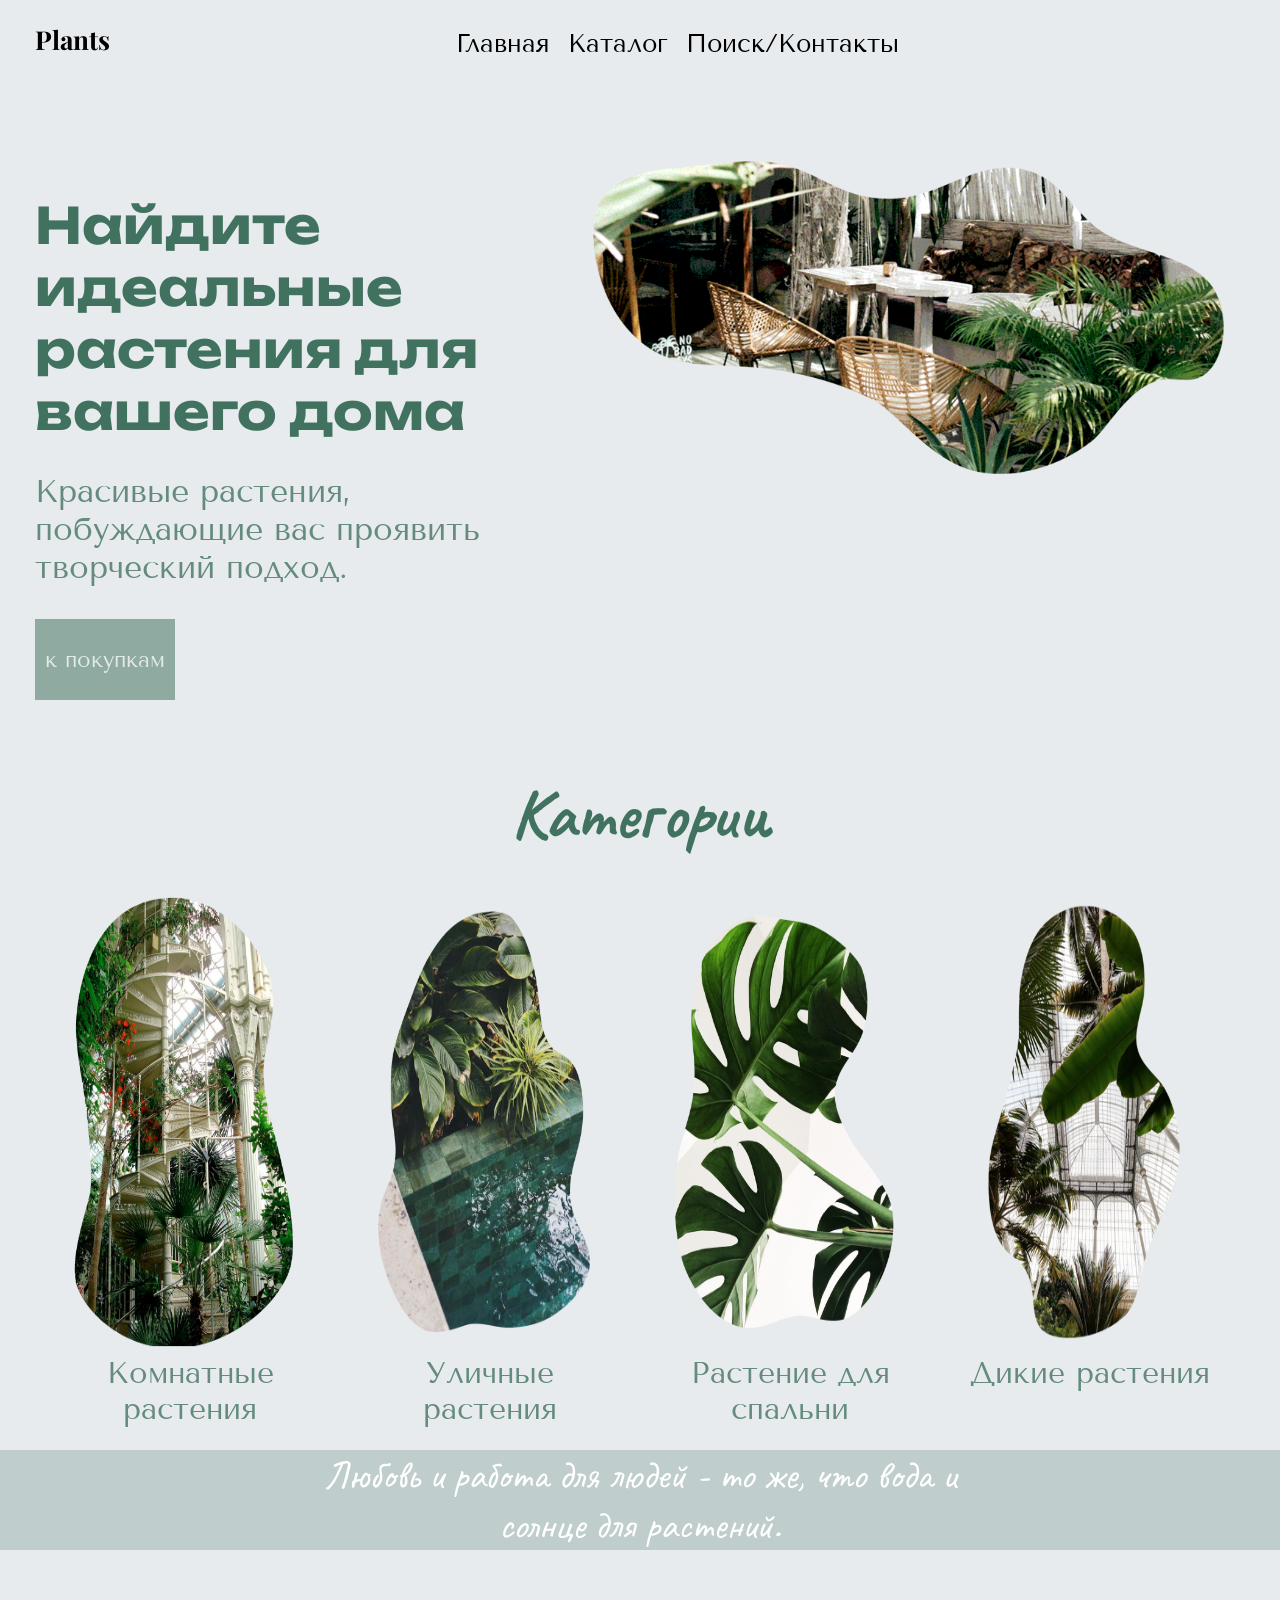
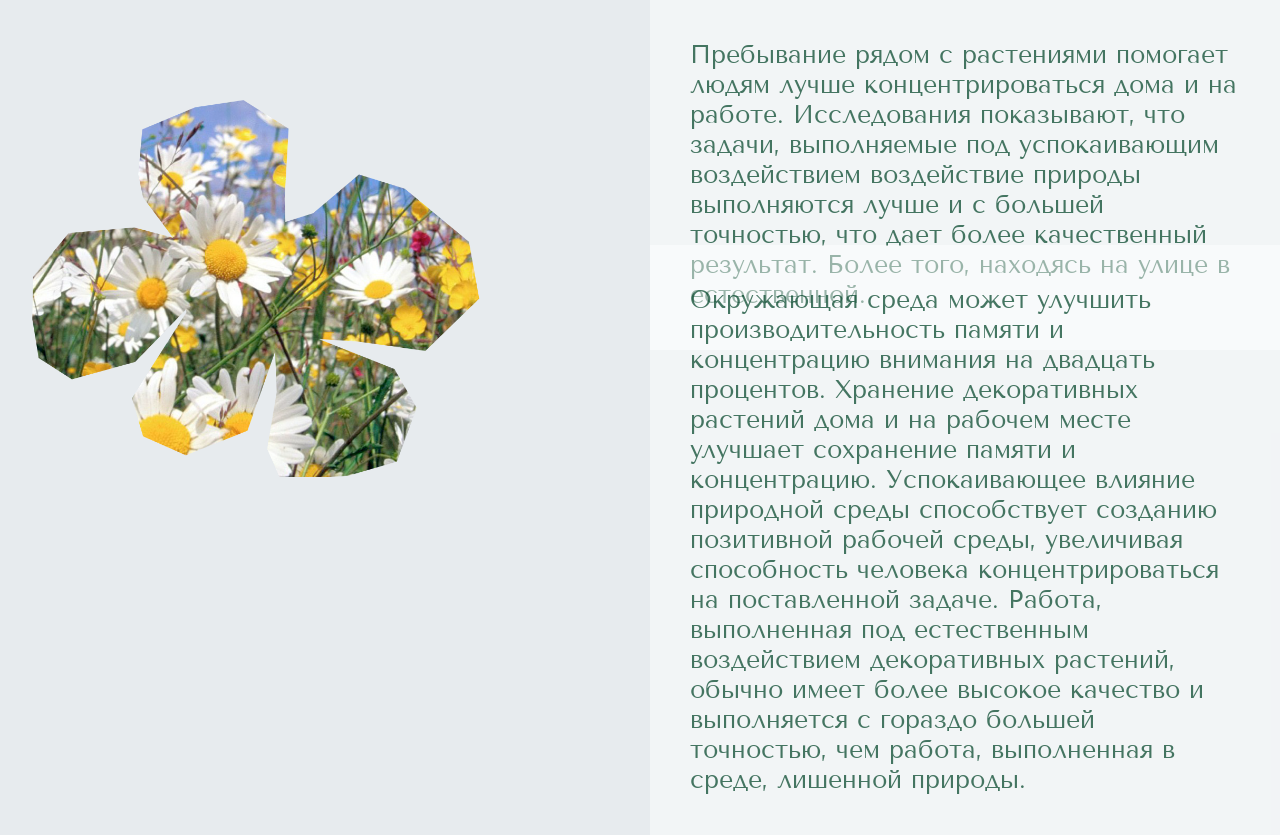
<file: index.html>
<!DOCTYPE html>
<html lang="en">
<head>
    <meta charset="UTF-8">
    <meta http-equiv="X-UA-Compatible" content="IE=edge">
    <meta name="viewport" content="width=device-width, initial-scale=1.0">

    <title>Plants</title>
    
    <link rel="preconnect" href="https://fonts.googleapis.com">
<link rel="preconnect" href="https://fonts.gstatic.com" crossorigin>
<link href="https://fonts.googleapis.com/css2?family=Playfair+Display&display=swap" rel="stylesheet">
<link rel="preconnect" href="https://fonts.googleapis.com">
<link rel="preconnect" href="https://fonts.gstatic.com" crossorigin>
<link rel="preconnect" href="https://fonts.googleapis.com">
<link rel="preconnect" href="https://fonts.gstatic.com" crossorigin>
<link href="https://fonts.googleapis.com/css2?family=Inter&family=Playfair+Display&display=swap" rel="stylesheet">
<link rel="stylesheet" href="stylse/glavnai.css">
<link rel="apple-touch-icon" sizes="180x180" href="files/favicon_io (1)/apple-touch-icon.png">
<link rel="icon" type="image/png" sizes="32x32" href="files/favicon_io (1)/favicon-32x32.png">
<link rel="icon" type="image/png" sizes="16x16" href="files/favicon_io (1)/favicon-16x16.png">
<link rel="manifest" href="files/favicon_io (1)/site.webmanifest">
<link rel="preconnect" href="https://fonts.googleapis.com">
<link rel="preconnect" href="https://fonts.gstatic.com" crossorigin>
<link href="https://fonts.googleapis.com/css2?family=Bodoni+Moda:ital,opsz,wght@0,6..96,400..900;1,6..96,400..900&family=Caveat:wght@400..700&family=Dancing+Script:wght@400..700&family=Inter:wght@100..900&family=Playfair+Display:ital,wght@0,400..900;1,400..900&family=Tenor+Sans&display=swap" rel="stylesheet">
<link rel="preconnect" href="https://fonts.googleapis.com">
<link rel="preconnect" href="https://fonts.gstatic.com" crossorigin>
<link href="https://fonts.googleapis.com/css2?family=Bodoni+Moda:ital,opsz,wght@0,6..96,400..900;1,6..96,400..900&family=Caveat:wght@400..700&family=Dancing+Script:wght@400..700&family=Inter:wght@100..900&family=Playfair+Display:ital,wght@0,400..900;1,400..900&family=Tenor+Sans&family=Unbounded:wght@200..900&display=swap" rel="stylesheet">
<link rel="preconnect" href="https://fonts.googleapis.com">
<link rel="preconnect" href="https://fonts.gstatic.com" crossorigin>
<link href="https://fonts.googleapis.com/css2?family=Bodoni+Moda:ital,opsz,wght@0,6..96,400..900;1,6..96,400..900&family=Caveat:wght@400..700&family=Dancing+Script:wght@400..700&family=Inter:wght@100..900&family=Playfair+Display:ital,wght@0,400..900;1,400..900&family=Tenor+Sans&family=Unbounded:wght@200..900&display=swap" rel="stylesheet">
<link href="https://fonts.googleapis.com/css2?family=Bodoni+Moda:ital,opsz,wght@0,6..96,400..900;1,6..96,400..900&family=Caveat:wght@400..700&family=Dancing+Script:wght@400..700&family=Inter:wght@100..900&family=Playfair+Display:ital,wght@0,400..900;1,400..900&family=Tenor+Sans&family=Unbounded:wght@200..900&display=swap" rel="stylesheet">

</head>
<body>
  <header>

    <div class="container">
      <a href="glavnai.html" class="navbar-brand">Plants</a>
      <div class="navbar-wrap">

        <ul class="navbar-menu">
          <li><a href="glavnai.html">Главная</a></li>
          <li><a href="catalogue.html">Каталог</a></li>
          <li><a href="search.html">Поиск/Контакты</a></li>
        </ul>
      </div>
      
    </div>
  </header>
  
    <div class="paragrap">
      
      <img class="par" src="главная копия1.png" alt="imgcat1">
      <h1>Найдите идеальные растения для вашего дома</h1>
      <p class="ar" >Красивые растения,  побуждающие вас проявить творческий подход.</p>
      <a  href="catalogue.html" class="shop">к покупкам</a>
    </div>
    <p class="categories">Категории</p>
    <div class="imgcat1">   
      <div class="imgcat"><a href="catalogue.html#IndoorPlants1"><img src="indoor.png" alt=""></a> 
        <a href="catalogue.html#IndoorPlants1"><p>Комнатные растения</p></a> 
      </div>
      <div class="imgcat"><a href="catalogue.html#OutdoorPlants1"> <img src="outdoor.png" alt=""> 
      </a> <a href="catalogue.html#OutdoorPlants1"><p>Уличные растения</p></a>
     </div>
      <div class="imgcat"><a href="catalogue.html#BedroomPlant1">  <img src="bedroom.png" alt=""></a>
        <a href="catalogue.html#BedroomPlant1"> <p>Растение для спальни</p></a> 
      </div>
      <div class="imgcat"><a href="catalogue.html#JunglePlants1"> <img src="jungle.png" alt=""> 
      </a> <a href="catalogue.html#JunglePlants1"><p>Дикие растения</p>
      </a> </div>
    </div> 
    <p class="quote">Любовь и работа для людей - то же, что вода и <br>солнце для растений.</p>
    <img class="svetok" src="цветочек.png" alt="">
    <p class="text">Пребывание рядом с растениями помогает людям лучше концентрироваться дома и на работе. Исследования показывают, что задачи, выполняемые под успокаивающим воздействием
      воздействие природы выполняются лучше и с большей точностью, что дает более качественный результат. Более того, находясь на улице в естественной.
  </p>

    <p class="text2"> Окружающая среда может улучшить производительность памяти и концентрацию внимания на двадцать процентов. Хранение декоративных растений дома и на рабочем месте улучшает сохранение памяти и концентрацию. Успокаивающее влияние 
      природной среды способствует созданию позитивной рабочей среды, увеличивая способность человека концентрироваться на поставленной задаче. Работа, выполненная под естественным воздействием декоративных растений, обычно имеет 
      более высокое качество и выполняется с гораздо большей точностью, чем работа, выполненная в среде, лишенной природы. </p>
  
   <script src="js/search.js"></script>
   <script src="js/cupon.js"></script>
</body>
</html>
</file>
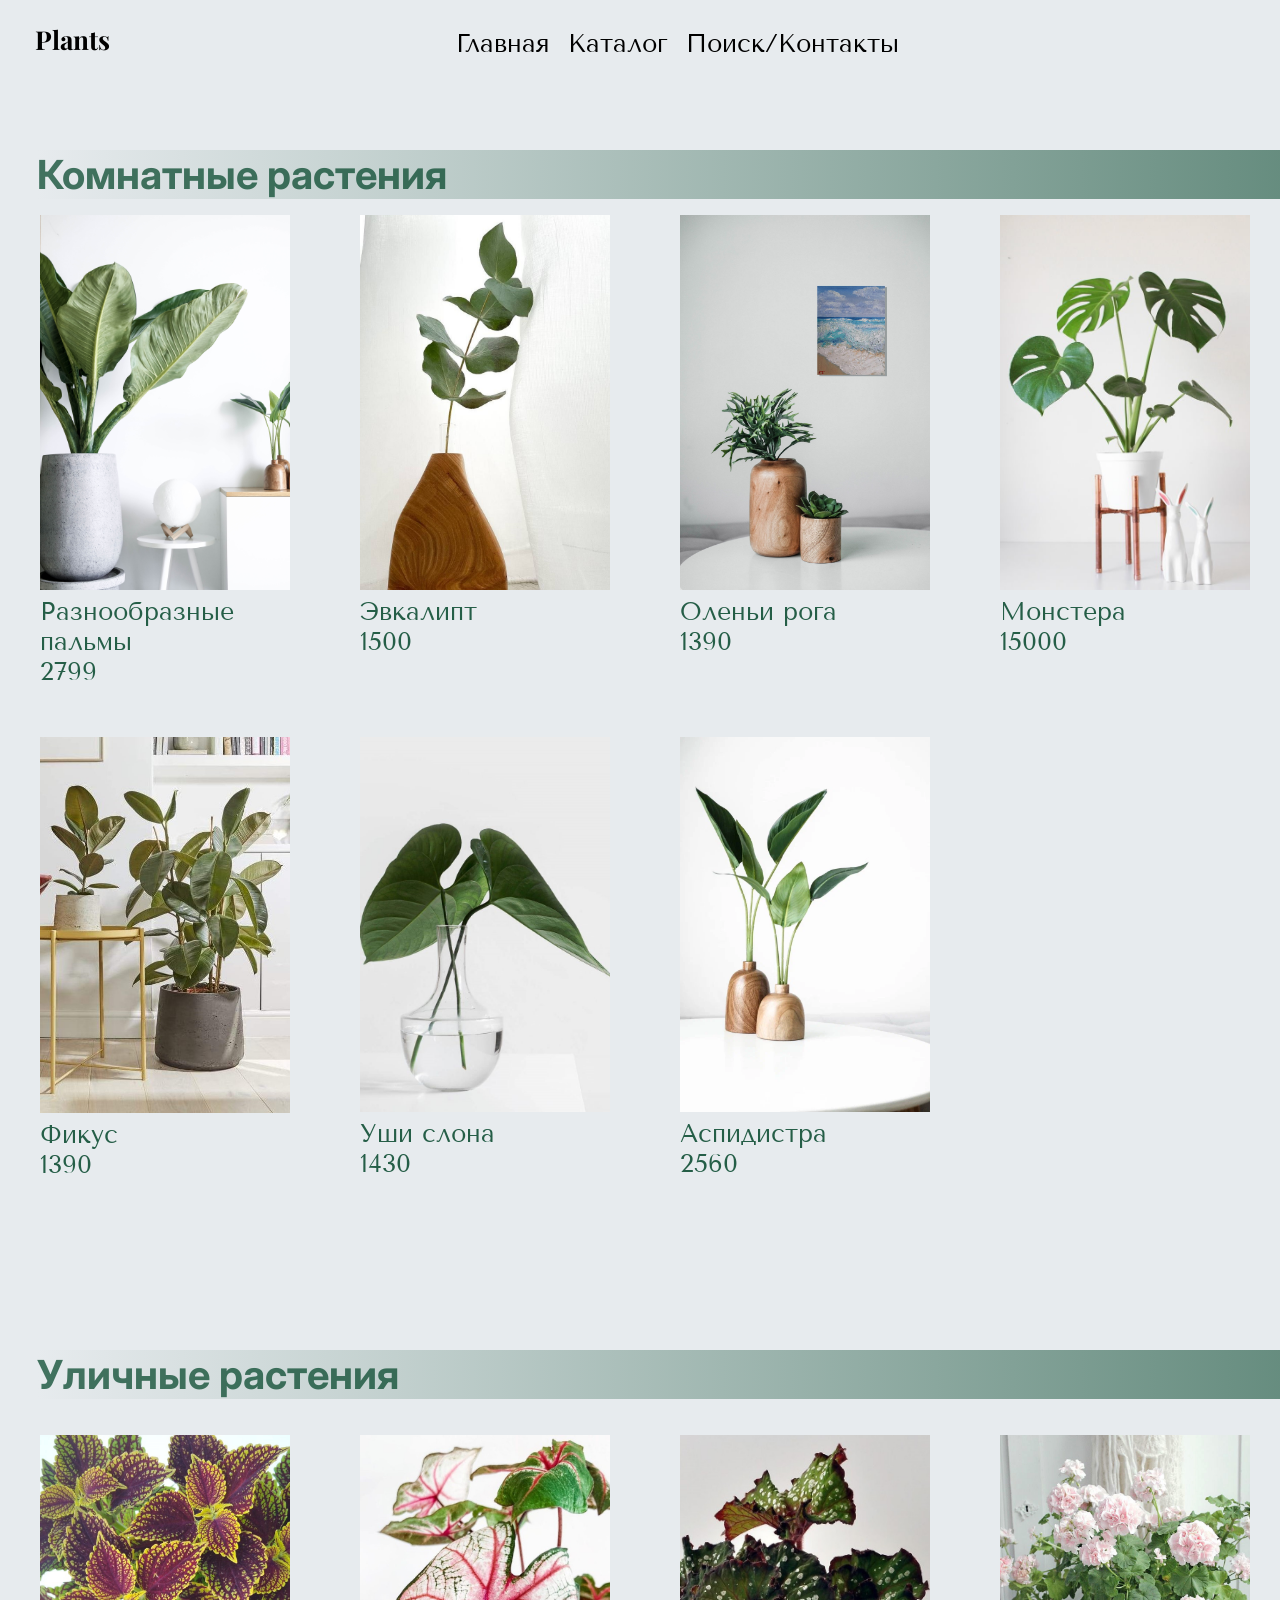
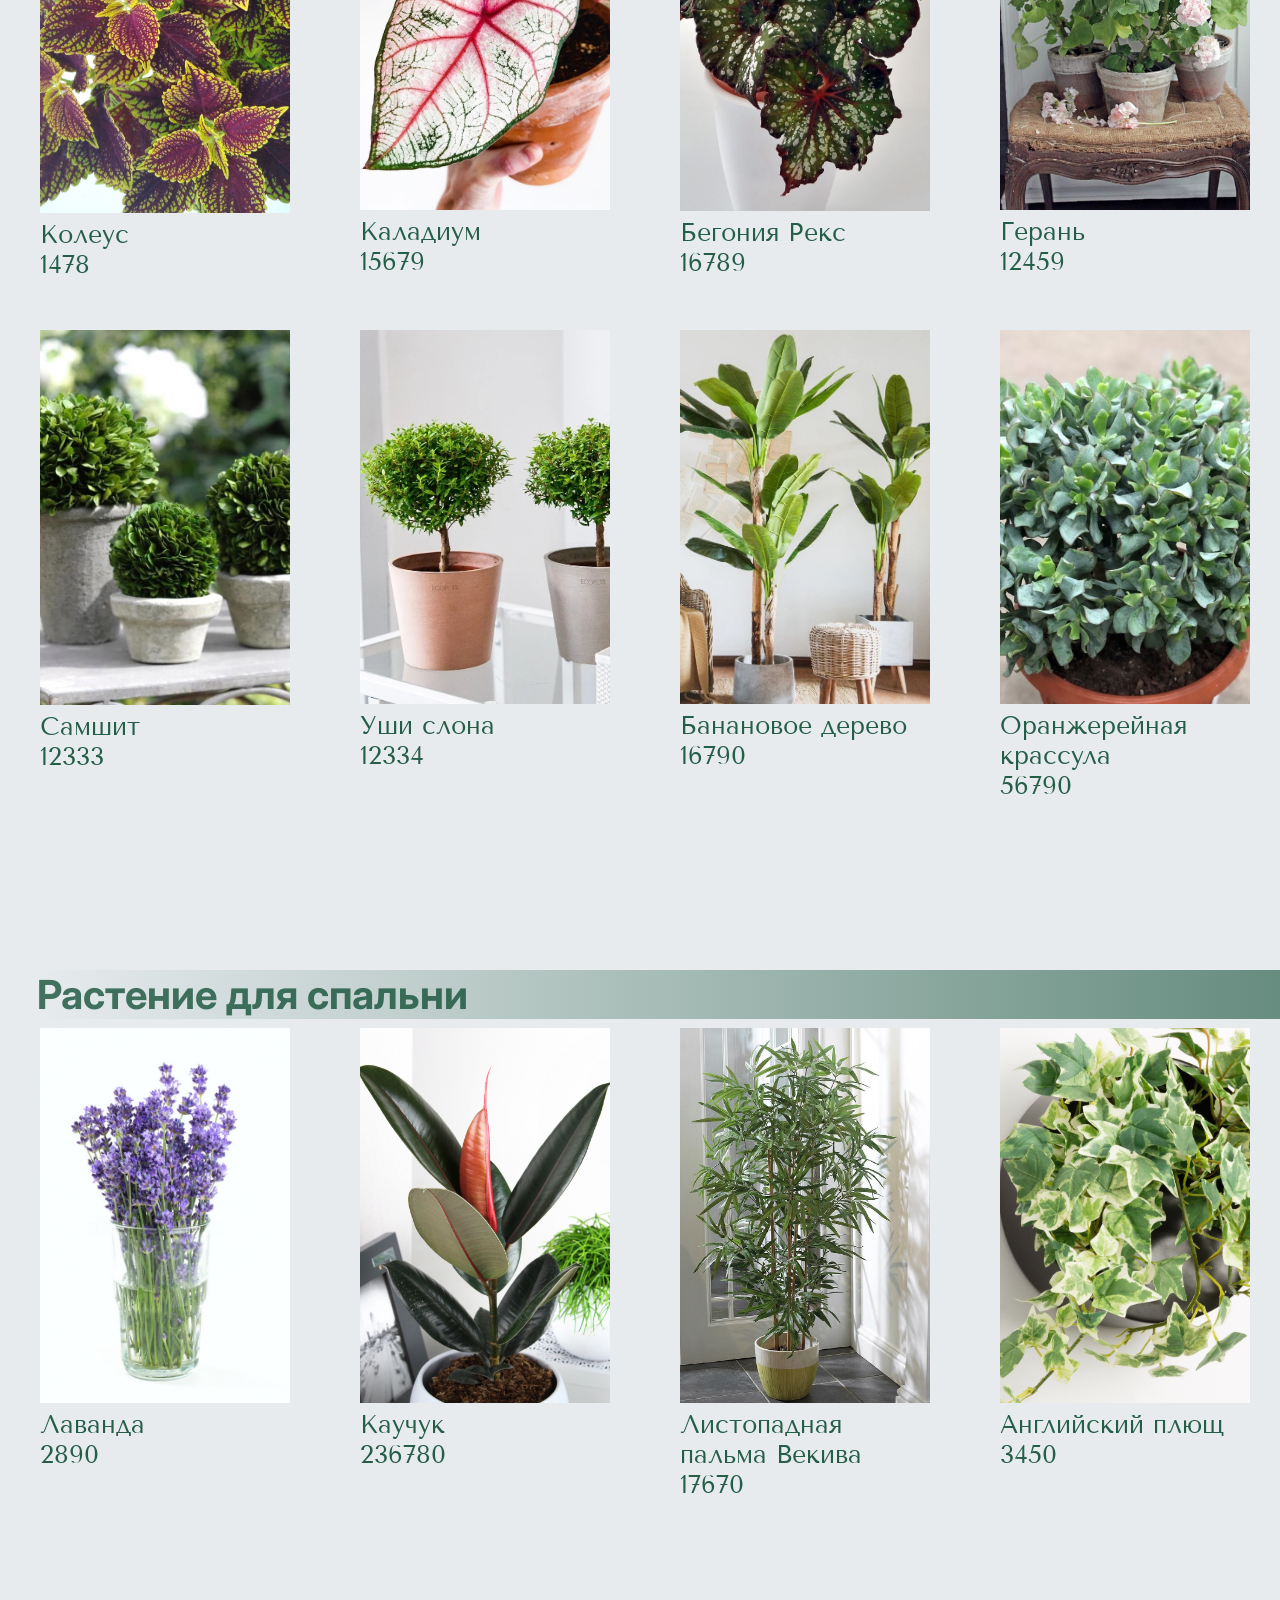
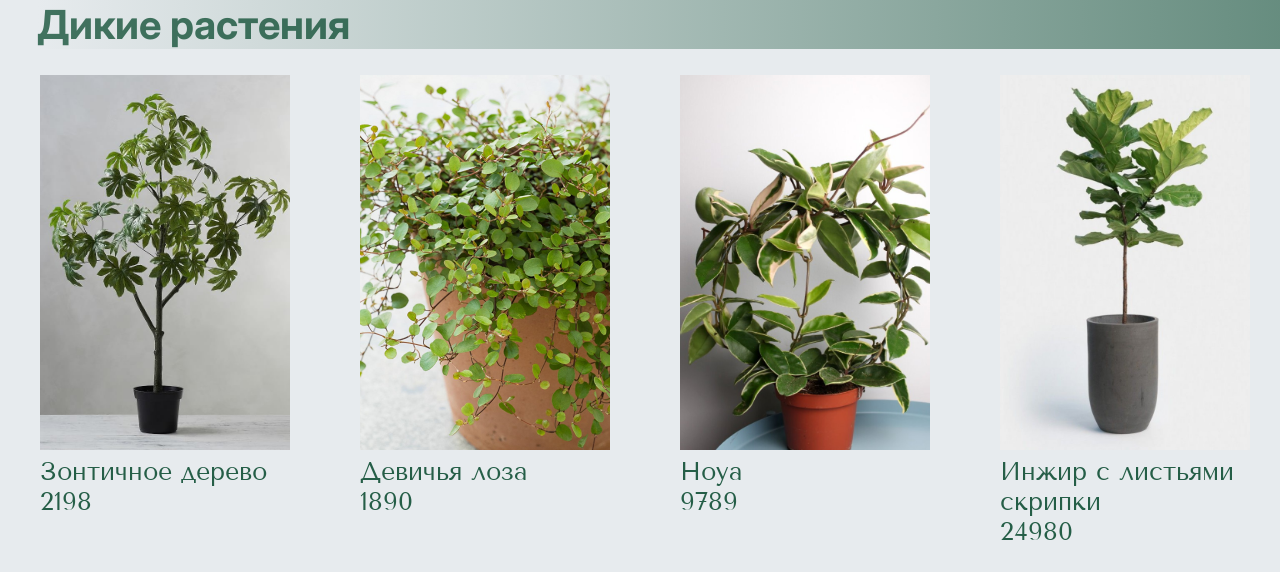
<file: catalogue.html>
<!DOCTYPE html>
<html lang="en">
<head>
    <meta charset="UTF-8">
    <meta http-equiv="X-UA-Compatible" content="IE=edge">
    <meta name="viewport" content="width=device-width, initial-scale=1.0">
    <link rel="stylesheet" href="stylse/catalogue.css">
    <link rel="stylesheet" href="stylse/glavnai.css">
    <link rel="preconnect" href="https://fonts.googleapis.com">
<link rel="preconnect" href="https://fonts.gstatic.com" crossorigin>
<link href="https://fonts.googleapis.com/css2?family=Playfair+Display&display=swap" rel="stylesheet">
<link rel="preconnect" href="https://fonts.googleapis.com">
<link rel="preconnect" href="https://fonts.gstatic.com" crossorigin>
<link rel="preconnect" href="https://fonts.googleapis.com">
<link rel="preconnect" href="https://fonts.gstatic.com" crossorigin>
<link href="https://fonts.googleapis.com/css2?family=Inter&family=Playfair+Display&display=swap" rel="stylesheet">
    <title>Catalogue</title>

    <link rel="preconnect" href="https://fonts.googleapis.com">
    <link rel="preconnect" href="https://fonts.gstatic.com" crossorigin>
    <link href="https://fonts.googleapis.com/css2?family=Playfair+Display&display=swap" rel="stylesheet">
    <link rel="preconnect" href="https://fonts.googleapis.com">
    <link rel="preconnect" href="https://fonts.gstatic.com" crossorigin>
    <link rel="preconnect" href="https://fonts.googleapis.com">
    <link rel="preconnect" href="https://fonts.gstatic.com" crossorigin>
    <link href="https://fonts.googleapis.com/css2?family=Inter&family=Playfair+Display&display=swap" rel="stylesheet">
    <link rel="stylesheet" href="stylse/glavnai.css">
    <link rel="apple-touch-icon" sizes="180x180" href="files/favicon_io (1)/apple-touch-icon.png">
    <link rel="icon" type="image/png" sizes="32x32" href="files/favicon_io (1)/favicon-32x32.png">
    <link rel="icon" type="image/png" sizes="16x16" href="files/favicon_io (1)/favicon-16x16.png">
    <link rel="manifest" href="files/favicon_io (1)/site.webmanifest">
    <link rel="preconnect" href="https://fonts.googleapis.com">
    <link rel="preconnect" href="https://fonts.gstatic.com" crossorigin>
    <link href="https://fonts.googleapis.com/css2?family=Bodoni+Moda:ital,opsz,wght@0,6..96,400..900;1,6..96,400..900&family=Caveat:wght@400..700&family=Dancing+Script:wght@400..700&family=Inter:wght@100..900&family=Playfair+Display:ital,wght@0,400..900;1,400..900&family=Tenor+Sans&display=swap" rel="stylesheet">
    <link rel="preconnect" href="https://fonts.googleapis.com">
    <link rel="preconnect" href="https://fonts.gstatic.com" crossorigin>
    <link href="https://fonts.googleapis.com/css2?family=Bodoni+Moda:ital,opsz,wght@0,6..96,400..900;1,6..96,400..900&family=Caveat:wght@400..700&family=Dancing+Script:wght@400..700&family=Inter:wght@100..900&family=Playfair+Display:ital,wght@0,400..900;1,400..900&family=Tenor+Sans&family=Unbounded:wght@200..900&display=swap" rel="stylesheet">
    <link rel="preconnect" href="https://fonts.googleapis.com">
    <link rel="preconnect" href="https://fonts.gstatic.com" crossorigin>
    <link href="https://fonts.googleapis.com/css2?family=Bodoni+Moda:ital,opsz,wght@0,6..96,400..900;1,6..96,400..900&family=Caveat:wght@400..700&family=Dancing+Script:wght@400..700&family=Inter:wght@100..900&family=Playfair+Display:ital,wght@0,400..900;1,400..900&family=Tenor+Sans&family=Unbounded:wght@200..900&display=swap" rel="stylesheet">
    <link href="https://fonts.googleapis.com/css2?family=Bodoni+Moda:ital,opsz,wght@0,6..96,400..900;1,6..96,400..900&family=Caveat:wght@400..700&family=Dancing+Script:wght@400..700&family=Inter:wght@100..900&family=Playfair+Display:ital,wght@0,400..900;1,400..900&family=Tenor+Sans&family=Unbounded:wght@200..900&display=swap" rel="stylesheet">
    
</head>
<body>
    <header>

        <div class="container">
          <a href="index.html" class="navbar-brand">Plants</a>
          <div class="navbar-wrap">
    
            <ul class="navbar-menu">
              <li><a href="index.html">Главная</a></li>
              <li><a href="catalogue.html">Каталог</a></li>
              <li><a href="search.html">Поиск/Контакты</a></li>
            </ul>
          </div>
        
        </div>
      </header>
      <p id="indoorPlants1" class="indoor0">Комнатные растения</p>
      <p id="OutdoorPlants1" class="outdoor">Уличные растения</p>  
      <p id="BedroomPlant1" class="Bedroom">Растение для спальни</p>
      <p id="JunglePlants1" class="Jungle" >Дикие растения</p>
      <div class="indoorPlants"> 
          <div class="indoor"><img src="img1.jpg" alt=""><p>Разнообразные пальмы<br> 2799  </p></div>
          <div class="indoor"><img src="img2.jpg" alt=""><p>Эвкалипт<br> 1500</p></div>
          <div class="indoor"><img src="img3.jpg" alt=""><p>Оленьи рога<br> 1390</p></div>
          <div class="indoor"><img src="img4.jpg" alt=""><p>Монстера<br> 15000</p></div>
          <div class="indoor"><img src="RubberPlant.jpg" alt=""><p>Фикус <br> 1390</p></div>
          <div class="indoor"><img src="img5.jpg" alt=""><p>Уши слона<br> 1430</p></div>
          <div class="indoor"><img src="img2 (2).jpg" alt=""><p>Аспидистра <br> 2560</p></div>
       </div>
       <div  class="indoorPlants1">   
        <div class="indoor1"><img src="img6.jpg" alt=""><p>Колеус <br> 1478 </p></div>
        <div class="indoor1"><img src="img77.jpg" alt=""><p>Каладиум <br> 15679</p></div>
        <div class="indoor1"><img src="img8.jpg" alt=""><p>Бегония Рекс <br> 16789</p></div>
        <div class="indoor1"><img src="img9.jpg" alt=""><p>Герань <br> 12459</p></div>
        <div class="indoor1"><img src="img10.jpg" alt=""><p>Самшит <br> 12333</p></div>
        <div class="indoor1"><img src="img11.jpg" alt=""><p>Уши слона<br> 12334</p></div>
        <div class="indoor1"><img src="img12.jpg" alt=""><p>Банановое дерево<br> 16790</p></div>
        <div class="indoor1"><img src="18.jpeg" alt=""><p>Оранжерейная крассула <br> 56790</p></div>
     </div>
      <div class="BedroomPlants">

                <div class="indoor2"><img src="26.png" alt=""><p>Лаванда <br> 2890</p></div>
                <div class="indoor2"><img src="22.jpg" alt=""><p>Каучук<br> 236780</p></div>
                <div class="indoor2"><img src="23.jpg" alt=""><p>Листопадная пальма Векива <br> 17670</p></div>
                <div class="indoor2"><img src="25.jpg" alt=""><p>Английский плющ<br> 3450</p></div>
      </div>
      <div class="JunglePlantse">

        <div class="Jungle1"><img src="311..jpg" alt=""><p>Зонтичное дерево<br> 2198</p></div>
        <div class="Jungle1"><img src="32.png" alt=""><p>  Девичья лоза<br> 1890</p></div>
        <div class="Jungle1"><img src="333.jpg" alt=""><p>Hoya<br> 9789</p></div>
        <div class="Jungle1"><img src="34.jpg" alt=""><p>Инжир с листьями скрипки<br> 24980</p></div>
</div>







   

      <script src="js/search.js"></script>
</body>
</html>
</file>
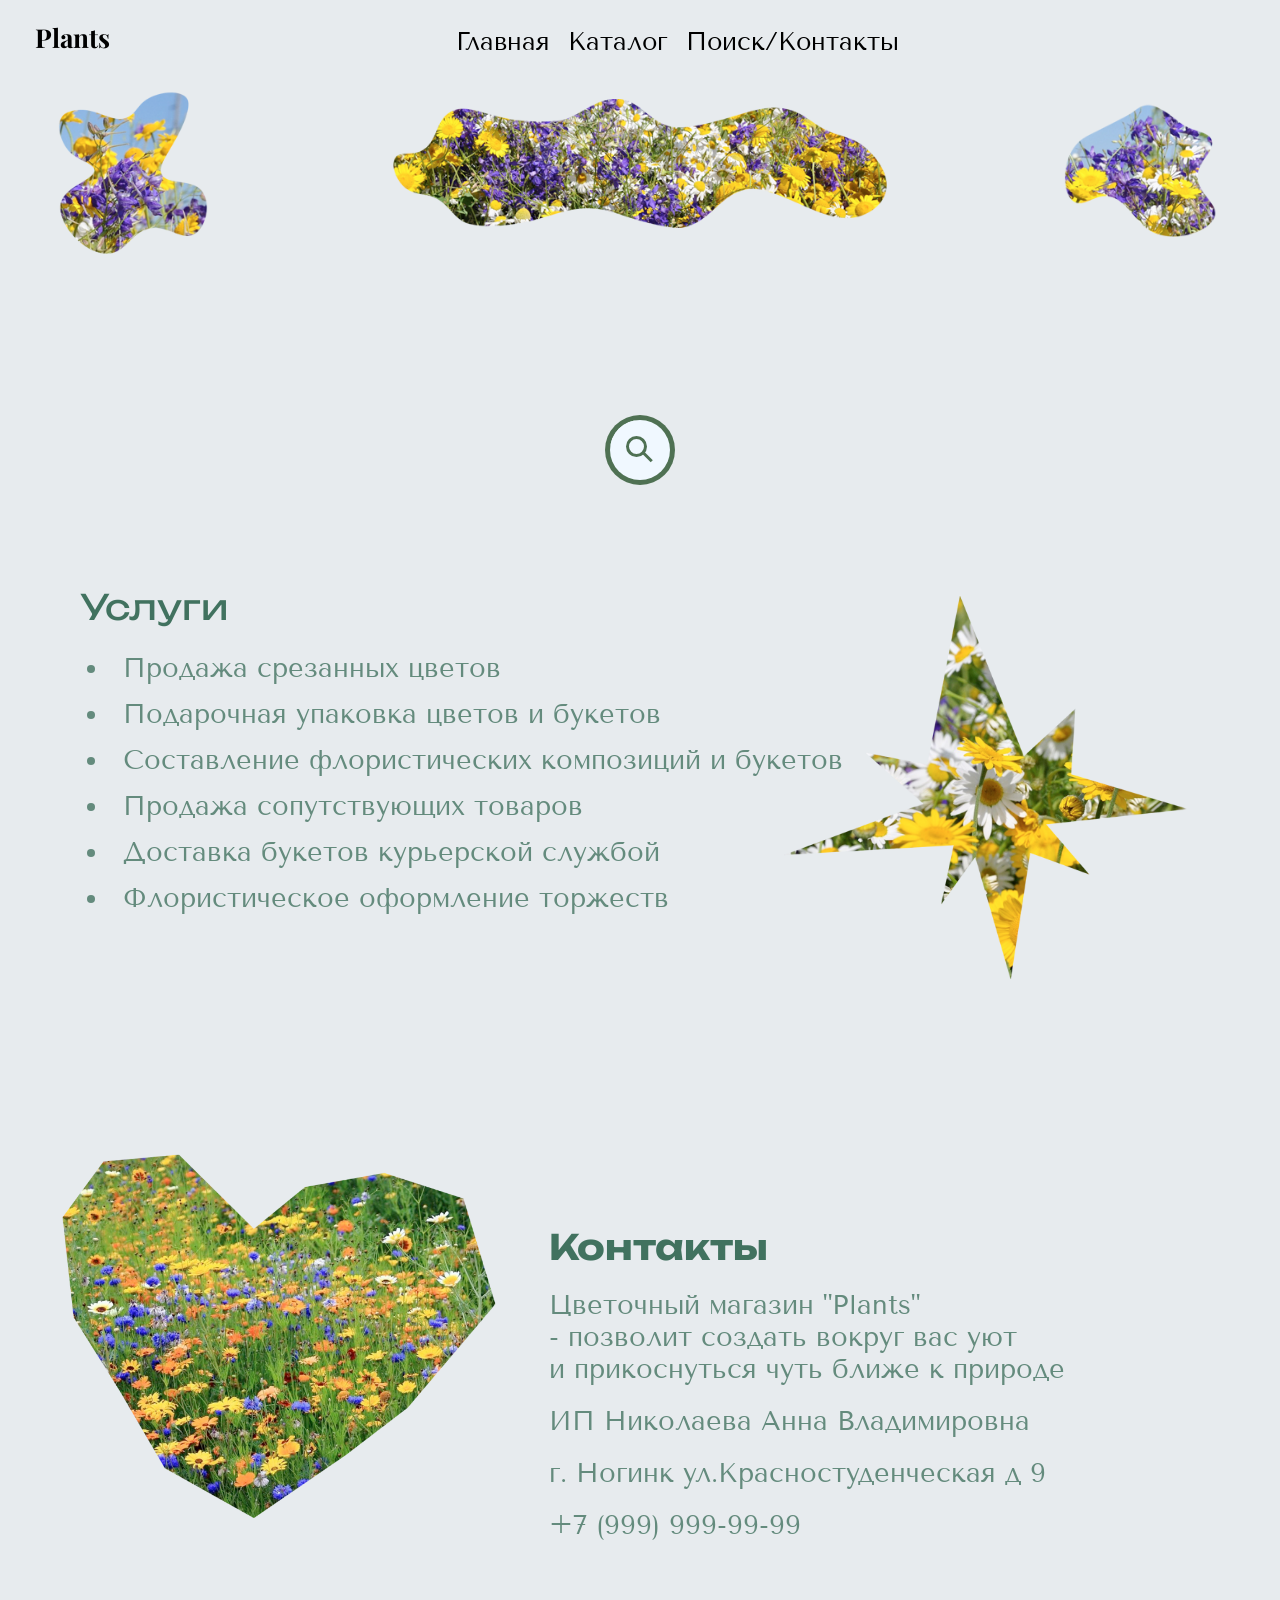
<file: search.html>
<!DOCTYPE html>
<html lang="en">
<head>
  <title>Search/Contacts</title>
    <meta charset="UTF-8">
    <meta http-equiv="X-UA-Compatible" content="IE=edge">
    <meta name="viewport" content="width=device-width, initial-scale=1.0">
    <link rel="stylesheet" href="stylse/catalogue.css">
    <link rel="stylesheet" href="stylse/glavnai.css">
    <link rel="preconnect" href="https://fonts.googleapis.com">
    <link rel="preconnect" href="https://fonts.gstatic.com" crossorigin>
    <link href="https://fonts.googleapis.com/css2?family=Playfair+Display&display=swap" rel="stylesheet">
    <link rel="preconnect" href="https://fonts.googleapis.com">
    <link rel="preconnect" href="https://fonts.gstatic.com" crossorigin>
    <link rel="preconnect" href="https://fonts.googleapis.com">
    <link rel="preconnect" href="https://fonts.gstatic.com" crossorigin>
    <link href="https://fonts.googleapis.com/css2?family=Inter&family=Playfair+Display&display=swap" rel="stylesheet">
    <link rel="stylesheet" href="stylse/glavnai.css">
    <link rel="apple-touch-icon" sizes="180x180" href="files/favicon_io (1)/apple-touch-icon.png">
    <link rel="icon" type="image/png" sizes="32x32" href="files/favicon_io (1)/favicon-32x32.png">
    <link rel="icon" type="image/png" sizes="16x16" href="files/favicon_io (1)/favicon-16x16.png">
    <link rel="manifest" href="files/favicon_io (1)/site.webmanifest">
    <link rel="preconnect" href="https://fonts.googleapis.com">
    <link rel="preconnect" href="https://fonts.gstatic.com" crossorigin>
    <link href="https://fonts.googleapis.com/css2?family=Bodoni+Moda:ital,opsz,wght@0,6..96,400..900;1,6..96,400..900&family=Caveat:wght@400..700&family=Dancing+Script:wght@400..700&family=Inter:wght@100..900&family=Playfair+Display:ital,wght@0,400..900;1,400..900&family=Tenor+Sans&display=swap" rel="stylesheet">
    <link rel="preconnect" href="https://fonts.googleapis.com">
    <link rel="preconnect" href="https://fonts.gstatic.com" crossorigin>
    <link href="https://fonts.googleapis.com/css2?family=Bodoni+Moda:ital,opsz,wght@0,6..96,400..900;1,6..96,400..900&family=Caveat:wght@400..700&family=Dancing+Script:wght@400..700&family=Inter:wght@100..900&family=Playfair+Display:ital,wght@0,400..900;1,400..900&family=Tenor+Sans&family=Unbounded:wght@200..900&display=swap" rel="stylesheet">
    <link rel="preconnect" href="https://fonts.googleapis.com">
    <link rel="preconnect" href="https://fonts.gstatic.com" crossorigin>
    <link href="https://fonts.googleapis.com/css2?family=Bodoni+Moda:ital,opsz,wght@0,6..96,400..900;1,6..96,400..900&family=Caveat:wght@400..700&family=Dancing+Script:wght@400..700&family=Inter:wght@100..900&family=Playfair+Display:ital,wght@0,400..900;1,400..900&family=Tenor+Sans&family=Unbounded:wght@200..900&display=swap" rel="stylesheet">
    <link href="https://fonts.googleapis.com/css2?family=Bodoni+Moda:ital,opsz,wght@0,6..96,400..900;1,6..96,400..900&family=Caveat:wght@400..700&family=Dancing+Script:wght@400..700&family=Inter:wght@100..900&family=Playfair+Display:ital,wght@0,400..900;1,400..900&family=Tenor+Sans&family=Unbounded:wght@200..900&display=swap" rel="stylesheet">
<link rel="stylesheet" href="stylse/Search.css">
    
</head>
<body>
  <div class="container">
    <a href="index.html" class="navbar-brand">Plants</a>
    <div class="navbar-wrap">

      <ul class="navbar-menu">
        <li><a href="index.html">Главная</a></li>
        <li><a href="catalogue.html">Каталог</a></li>
        <li><a href="search.html">Поиск/Контакты</a></li>
      </ul>
    </div>
    
  </div>

  <img class="cover" src="ковер.png" alt="">
  <img class="cover1" src="миниковер.png" alt="">
  <img class="cover2" src="1миниковер.png" alt="">
  <div class="search">
    <div class="icon"></div>
    <form class="form">
      <div class="input">
        <input  class="text" placeholder="Search" id="mySearch">
        <span class="clear"></span>
      </div>
    </form>
  </div>
  <div class="option" >

    <ul>
      <li  class="option1" id="1op"></li>
    </ul>
  </div>
  <div class="footer">


    <img  class="love" src="love.png" alt="">
    
   <div class="trava">
    <h2 class="cont" >Контакты</h2>
    <p>Цветочный магазин "Plants" <br> - позволит создать вокруг вас уют <br> и прикоснуться чуть ближе к природе</p>
    <p>ИП Николаева Анна Владимировна</p>
   <p>г. Ногинк ул.Красностуденческая д 9</p>
   <p>+7 (999) 999-99-99</p>
   
   <script class="carta" type="text/javascript" charset="utf-8" async
    src="https://api-maps.yandex.ru/services/constructor/1.0/js/?um=constructor%3Aaeb31c45458daed65e4aa1842c74df3dc2d13fa2ff32114efc8d630bfe82af65&amp;width=500&amp;height=400&amp;
    lang=ru_RU&amp;scroll=true"></script>


    </div>
  </div>
  <img class="list" src="звезда.png" alt=""> 
  <div class="ysl">
    <p class="yslygu" > Услуги</p>
    

    <li>Продажа срезанных цветов</li>
    <li>Подарочная упаковка цветов и букетов</li>
    <li>Составление флористических композиций и букетов</li>
    <li>Продажа сопутствующих товаров </li>
    <li>Доставка букетов курьерской службой</li>
    <li>Флористическое оформление торжеств</li>
  

  </div>
  
  
 


  <script src="js/search.js"></script>
</body>

</html>
</file>
<file: stylse/glavnai.css>
*{
    padding: 0;
    margin: 0;
    box-sizing: border-box;
    border: 0;
}

body{
    width: 100%;
    height: 2300px
}



.caveat-<uniquifier> {
    font-family: "Caveat", cursive;
    font-optical-sizing: auto;
    font-weight: <weight>;
    font-style: normal;
}
    
@import url('https://fonts.googleapis.com/css2?family=Bodoni+Moda:ital,opsz,wght@0,6..96,400..900;1,6..96,400..900&family=Caveat:wght@400..700&family=Dancing+Script:wght@400..700&family=Inter:wght@100..900&family=Playfair+Display:ital,wght@0,400..900;1,400..900&family=Tenor+Sans&display=swap');
@import url('https://fonts.googleapis.com/css2?family=Playfair+Display&display=swap');
@import url('https://fonts.googleapis.com/css2?family=Inter&family=Playfair+Display&display=swap');
@import url('https://fonts.googleapis.com/css2?family=Bodoni+Moda:ital,opsz,wght@0,6..96,400..900;1,6..96,400..900&family=Caveat:wght@400..700&family=Dancing+Script:wght@400..700&family=Inter:wght@100..900&family=Playfair+Display:ital,wght@0,400..900;1,400..900&family=Tenor+Sans&family=Unbounded:wght@200..900&display=swap');
@import url('https://fonts.googleapis.com/css2?family=Bodoni+Moda:ital,opsz,wght@0,6..96,400..900;1,6..96,400..900&family=Caveat:wght@400..700&family=Dancing+Script:wght@400..700&family=Inter:wght@100..900&family=Playfair+Display:ital,wght@0,400..900;1,400..900&family=Tenor+Sans&family=Unbounded:wght@200..900&display=swap');


body{
    background-color: #e7ebeef7;
    font-size: 18px;
    
}
/* .navbar{
} */

.container {
    
    width: 100%;
    height: 70px;
    padding: 0;
    height: inherit;
    display: flex;
    transform: translate(0, 50%)
    /* justify-content: space-between;
    align-content: space-between;
    align-items: center;  */
}

.navbar-menu {
    /* position: fixed; */
    list-style: none;
    padding-left: 0;
    margin-bottom: 0;
    top:  30px;
}

.navbar-menu  li{
    display: inline-block;

}

.navbar-menu  li a {
    font-family: "Tenor Sans", sans-serif;
  font-weight: 400;
  font-style: normal;
    display: inline-block;
    color: #000;
    /* opacity: 0.7 ; */
    text-decoration: none;
padding: 7px;
    transition: all .07s ease-in-out ;
    font-size: 25px;

}

@media(max-width: 600px){
    .navbar-menu  li a{
        padding: 10px;
    
    }
    .navbar-menu{
        top: 8px;
        right: 77px;

    }
}

.navbar-menu  li a:hover{
    color: rgb(255, 255, 255);
}

.navbar-wrap{
    display: flex;
    flex-flow: row nowrap;
    font-family: 'Inter';
    display: table; 
    margin: 0 auto;
    text-align: center;
    
    
}

.callback{
    position: absolute;
    align-items: center;
    justify-content: center;
    margin-left:30px;
    text-decoration: none;padding-top: 10px;
    /* padding: 10px ; */
    color: #000;
    top: 0;
    right: 0;
    
    /* background-color: aliceblue; */
    border-radius: 100px;
    
}

.navbar-brand{
    position: relative;
    font-weight: 700;
    font-size: 26px;
    text-decoration: none;
    color: #000;
    transition: all .07s ease-in-out ;
    font-family: 'Playfair Display';
    display: table; 
    /* padding: 10px; */
    text-align: center;
    left: 35px;
}

.navbar-brand:hover{
    color: rgb(79, 113, 83);
}

.search{
    position: relative;
    right: 35px;
    width: 40px;
    height: 40px;
    overflow: hidden;
    transition: 0.5s;
    border-radius: 60px;
    background: aliceblue;

}

.search .icon{
    position: absolute;
    top:0;
    left:0;
    width: 40px;
    height: 40px;
    border-radius: 60px;
    background: aliceblue;
    display: flex;
    align-items: center;
    justify-content: center;
    z-index: 999;
    cursor: pointer;
}

.search .icon::before{
    position: absolute;
    content: '';
    width: 10px;
    height: 10px;
    border: 3px solid rgb(79, 113, 83);
    border-radius: 50%;
    transform: translate(-2px,-1px) ;

}

.search .icon::after{
    position: absolute;
    content: '';
    width: 3px;
    height: 10px;
    background:  rgb(79, 113, 83);
    transform: translate(5px,6px) rotate(-45deg);
    

}

.search.active{
    width: 360px;
   
}

.search .input{

    position: relative;
    width: 300px;
    height: 30px;
    left: 43px;
    display: flex;
    align-items: center;
    justify-content: center;


}
/* .input:active{
    border: 2;
} */

.search .input input{
    
    position: absolute;
    top:6px;
    left: 0;
    
    width: 100%;
    height: 100%;
    border:0;
    font-size: 15px;
    padding: 10px 0;
    background: aliceblue;
}
.search .input input:focus{
    border:0;
}

.clear{
    position: absolute;
    top: 50%;
    right: 10px;
    width: 10px;
    height: 10px;
    cursor: pointer;
    justify-content: center;
    transform: translateY(-50%);

}

.clear::before{
    position: absolute;
    content: '';
    width: 1px;
    height: 15px;
    background:  rgb(79, 113, 83);
    transform: rotate(45deg);

}

.clear::after{
    position: absolute;
    content: '';
    width: 1px;
    height: 15px;
    background:  rgb(79, 113, 83);
    transform: rotate(-45deg);
    
}

.par{
    
    float: right;
    width: 57% ;
    height: 30%;
    position: relative;
    right: 35px;
    top:5px;
}
h1{
    font-family: "Unbounded", sans-serif;
  font-optical-sizing: auto;
  font-weight: <weight>;
  font-style: normal;
    color:  #07472dbd;
    position: relative;
    font-size: 50px;
    top:150px;
    left: 35px;
    width: 600px;

}
.ar{
    font-family: "Tenor Sans", sans-serif;
  font-weight: 400;
  font-style: normal;
    color:  #07472d95;
    position: relative;
    font-size: 32px;
    top: 180px;
    
    left: 35px;
    width: 600px;
}
.shop{
    font-family: "Tenor Sans", sans-serif;
  font-weight: 500;
  font-style: normal;
    text-decoration: none;
    color: #ffffffbd;
    position: relative;
    top:240px;
    left: 35px;
    font-size: 22px;
    background-color:   #07472d65;
    padding:27px 10px;
    
}
.categories{
    font-family: "Caveat", cursive;
    font-optical-sizing: auto;
    font-weight: 700;
    font-style: normal;
    color:  #07472dbd;
    position: absolute;
    top: 1000%;
    width: 100%;
    text-align: center;
    font-size: 70px;
    margin: 0 auto;
    
    /* display: table-cell; */

    
    
}
.imgcat1{
    margin: 40px;
    position: absolute;
    top: 130%;
    display: grid;
    grid-template-columns: repeat(4, 1fr) ;
    grid-template-rows: repeat(4)  ;
}
.imgcat{
    margin: 1.5em;
    
}
.imgcat>a>img{
    width: 95%;
    height:450px;
}
.imgcat>a{
    font-family: "Tenor Sans", sans-serif;
  font-weight: 100;
  font-style: normal;
    text-align: center;
    text-decoration: none;
    font-size: 30px;
    color:  #07472d95;
    top: 20px;
}

.card>.info{
    text-align: center;

}
@media(max-width: 1200px){
    .categories{
        top: 500px;
    }
    .imgcat1{
        /* top: 80%; */
        grid-template-columns: repeat(2, 1fr) ;
        grid-template-rows: repeat(5)  ;
    }
    .bottom{
        margin-top: 300px;
        top:2000px;
    }
   
}

.svetok{
    top: 1700px;
    position: absolute;
    /* top: 130%; */
    display: grid;
    grid-template-columns: repeat(4, 1fr) ;
    grid-template-rows: repeat(4)  ;
    width: 40%;

}





.bottom>li{
    list-style-type:none;
    margin: 0 40px;
}
.bottom{
    top: 1950px;
    display: flex;
    flex-flow: row nowrap;

    position:absolute;
    
}
.quote{
    font-family: "Caveat", cursive;
    font-optical-sizing: auto;
    font-weight: <weight>;
    
    font-optical-sizing: auto;
    font-weight: <weight>;
    
    text-decoration: none;
    color:white;
    font-family: "Caveat", cursive;
 
  
  font-style: normal;
    
    background-color: #07472d2d;
    
    position: absolute;
    top:1440px;
    bottom: 0;
    height: 100px;
    font-size: 40px;
    width: 100%;
    text-align: center;


}
.text{
    background-color: #ffffff74;
    font-family: "Tenor Sans", sans-serif;
  font-weight: 400;
  font-style: normal;
    
    padding: 40px;
    left: 650px;
    color:  #07472dbd;
    top:1660px;
    position: absolute;
    
    font-size: 25px; 
} 

 .text2{
    background-color: #ffffff74;
    font-family: "Tenor Sans", sans-serif;
  font-weight: 400;
  font-style: normal;
    
    margin-top: 145px;
    left: 650px;
    color: #07472dbd;
    padding: 40px;
    position: absolute;
    top:7100px;
    font-size: 25px; 
} 











@media(max-width: 830px){
    .quote{
        top: 1700px;
        text-decoration: none;
        color:white;
        position: relative;
    
    
        background-color: #000;
        padding:15px 7px;
    }
    
}
@media(max-width: 800px){
    .categories{
        top: 500px;
    }
    
    .imgcat1{
        left: 190px;
        text-align: center;
        
        top: 500px;
        grid-template-columns: repeat(1, 1fr) ;
        grid-template-rows: repeat(5)  ;
    }
    .bottom{
        top:2000px;

    }
    .quote{
        top: 2750px;
    }
    .text{
        
        top: 2850px;
    }
    .text2{
        top: 3100px;
    }
    h1{
        top: 110px;
    }
    .ar{
        top: 120px;
    }
    .shop{
        top: 150px;
    }
}

@media(max-width: 600px){
    .imgcat1 {
       text-align: center;
       left: 45px;
       grid-template-columns: repeat(1, 1fr) ;
       grid-template-rows: repeat(9)  ;
    }
    .bottom{
        top:3100px;

    }

    .categories{
        top: 430px;
    }
 
    .imgcat{
     
       margin-inline: 0;
    }
    .par{
        opacity: 0;
    }
    .quote{
        left: 5px;
        text-align: center;
        top: 2730px;
    }
    .text{
        top:2880px;
    }
    .text2{
        top:3220px
    }
    h1{
        top: 70px;
    }
    .ar{
        top: 100px;
    }
    .shop{
        top: 130px;
    }
 }

@media(min-width: 1201px){
    
    .bottom{
        top:1800px;

    }
    .quote{
        top:1450px
    }
    .imgcat1{
        top: 830px;
    }  
    .categories{
        top: 770px;
    }  
    .text{
        top: 1600px;
    }
    .text2{
        top: 1700px;
    }

}

@media(max-width: 1030px){
    .categories{
        top: 530px;
    }
    .imgcat1{
        top: 560px;
    }
    .body{
        height: 2500px;
    }
    .text{
        top: 1800px;
    }
   .text2{
    top: 1959px;
   }
   .quote{
    top: 1700px;
   }
    
}
</file>
<file: stylse/catalogue.css>
*{
    padding: 0;
    margin: 0;
    box-sizing: border-box;
    border: 0;
}

@import url('https://fonts.googleapis.com/css2?family=Bodoni+Moda:ital,opsz,wght@0,6..96,400..900;1,6..96,400..900&family=Caveat:wght@400..700&family=Dancing+Script:wght@400..700&family=Inter:wght@100..900&family=Playfair+Display:ital,wght@0,400..900;1,400..900&family=Tenor+Sans&display=swap');
@import url('https://fonts.googleapis.com/css2?family=Playfair+Display&display=swap');
@import url('https://fonts.googleapis.com/css2?family=Inter&family=Playfair+Display&display=swap');
@import url('https://fonts.googleapis.com/css2?family=Bodoni+Moda:ital,opsz,wght@0,6..96,400..900;1,6..96,400..900&family=Caveat:wght@400..700&family=Dancing+Script:wght@400..700&family=Inter:wght@100..900&family=Playfair+Display:ital,wght@0,400..900;1,400..900&family=Tenor+Sans&family=Unbounded:wght@200..900&display=swap');
@import url('https://fonts.googleapis.com/css2?family=Bodoni+Moda:ital,opsz,wght@0,6..96,400..900;1,6..96,400..900&family=Caveat:wght@400..700&family=Dancing+Script:wght@400..700&family=Inter:wght@100..900&family=Playfair+Display:ital,wght@0,400..900;1,400..900&family=Tenor+Sans&family=Unbounded:wght@200..900&display=swap');



.indoor0{
    display: flex;
    flex-flow: row nowrap;
    font-family: 'Inter';
    background: linear-gradient(to right, #e7ebeef7,#07472d93);
    width:97.5%;
    color:  #07472dbd;
    left: 37px;
    position:absolute ;
    top: 150px;
    font-size: 40px;
    
    font-weight: 700;

}
.outdoor{
    display: flex;
    flex-flow: row nowrap;
    font-family: 'Inter';
    background: linear-gradient(to right, #e7ebeef7,#07472d93);
    width:97.5%;
    color:  #07472dbd;
    position:absolute ;
    top:1350px;
    font-size: 40px;
    left: 37px;
    font-weight: 700;
 }
 .Bedroom{
    display: flex;
    flex-flow: row nowrap;
    font-family: 'Inter';
    background: linear-gradient(to right, #e7ebeef7,#07472d93);
    width:97.5%;
    color:  #07472dbd;
    text-decoration: none;
    position: absolute;
    top: 2570px;
    font-size: 40px;
    left: 37px;
    font-weight: 700;
}
.Jungle{
    display: flex;
    flex-flow: row nowrap;
    font-family: 'Inter';
    background: linear-gradient(to right, #e7ebeef7,#07472d93);
    width:97.5%;
    color:  #07472dbd;;
    text-decoration: none;
    position: absolute;
    top: 3200px;
    font-size: 40px;
    left: 37px;
    font-weight: 700;
}

/* .IndoorPlants1{
    position:absolute ;
    top:180px;
    font-size: 40px;
    left: 30px;
    right: 30px;
    font-weight: 700;
} */




.indoorPlants{
    
    left: -30px;
    right: 30px;
    position: absolute;
    top: 190px;
    display: grid;
     grid-template-columns: repeat(4, 1fr) ;
    grid-template-rows: repeat(4) 
}

.indoor>img{
   
    width: 100%;
    /* height:450px; */
}
.indoor{
    font-family: "Tenor Sans", sans-serif;
    font-weight: 400;
    font-style: normal;
    margin: 25px 0;
    text-decoration: none;
    font-size: 25px;
    color:  #07472ddd;
    top: 20px;
    margin-left: 2.8em;
}




 .indoorPlants1{
    left: -30px;
    right: 30px;
    position: absolute;
    top:1410px;
    display: grid;
    grid-template-columns: repeat(4, 1fr) ;
    grid-template-rows: repeat(4)  ;
}
.indoorPlants1>p{
    font-family: "Tenor Sans", sans-serif;
    font-weight: 400;
    font-style: normal;
    position: absolute;
    width: 100%;
    text-align: center;
}

.indoor1>img{
    width: 100%;
    /* height:450px; */
}
.indoor1{
    font-family: "Tenor Sans", sans-serif;
    font-weight: 400;
    font-style: normal;
    margin: 25px 0;
    text-decoration: none;
    font-size: 25px;
    color:  #07472ddd;
    top: 20px;
    margin-left: 2.8em;
}



.BedroomPlants{

    left: -30px;
    right: 30px;
    position: absolute;
    top: 2603px;
    display: grid;
    grid-template-columns: repeat(4, 1fr) ;
    grid-template-rows: repeat(4)  ;
}

.indoor2>img{
   
    width: 100%;
    /* height:450px; */
}
.indoor2{
    
    font-family: "Tenor Sans", sans-serif;
    font-weight: 400;
    font-style: normal;
    margin: 25px 0;
    text-decoration: none;
    font-size: 25px;
    color:  #07472ddd;
    top: 20px;
    margin-left: 2.8em;
}


.JunglePlantse{
    left: -30px;
    right: 30px;
    position: absolute;
    top: 3250px;
    display: grid;
    grid-template-columns: repeat(4, 1fr) ;
    grid-template-rows: repeat(4)  ;
}
.Jungle1>img{
    
        width: 100%;
       
}
.Jungle1{
    font-family: "Tenor Sans", sans-serif;
    font-weight: 400;
    font-style: normal;
        margin: 25px 0;
        text-decoration: none;
        font-size: 25px;
        color:  #07472ddd;
        top: 20px;
    margin-left: 2.8em;
}





@media(max-width: 1200px){
    .indoorPlants1{
        top: 1800px;
        grid-template-columns: repeat(3, 1fr) ;
        grid-template-rows: repeat(5)  ;
    }
    .outdoor{
        top: 1750px;
    }
}
@media(max-width: 1200px){
    .BedroomPlants{
        top: 3350px;
        grid-template-columns: repeat(3, 1fr) ;
        grid-template-rows: repeat(5)  ;
    }
    .Bedroom{
        top: 3300px;
    }
}
@media(max-width: 1200px){
    .indoorPlants{
        top:240px ;
        grid-template-columns: repeat(3, 1fr) ;
        grid-template-rows: repeat(5)  ;
    }
    
}
@media(max-width: 1200px){
    .JunglePlantse{
        top: 4500px;
        grid-template-columns: repeat(3, 1fr) ;
        grid-template-rows: repeat(5)  ;
    }
    .Jungle{
        top: 4450px;
    }
    
}



@media(max-width: 900px){
    .indoorPlants1{
        right: 30px;
        top: 2700px;
        grid-template-columns: repeat(2, 1fr) ;
        grid-template-rows: repeat(5)  ;
    }
    .outdoor{
        top: 2630px;
    }

}

@media(max-width: 900px){
    .BedroomPlants{
        top: 5220px;
        grid-template-columns: repeat(2, 1fr) ;
        grid-template-rows: repeat(5)  ;
    }
    .Bedroom{
        top: 5180px;
    }
}
@media(max-width: 900px){
    .indoorPlants{
        
        grid-template-columns: repeat(2, 1fr) ;
        grid-template-rows: repeat(5)  ;
    }
    .JunglePlantse{
        top: 6600px;
        grid-template-columns: repeat(2, 1fr) ;
        grid-template-rows: repeat(5)  ;
    }
    .Jungle{
        top: 6550px;
    }
}





@media(max-width: 600px){
    
    .indoorPlants1{
       grid-template-columns: repeat(1, 1fr) ;
       grid-template-rows: repeat(9)  ;
       left: 30px;
       right: 30px;
       top: 5800px;
       
    }
 
    .indoor1{
        right: 30px;
       margin-inline: 0;
    }
    .indoor1>p{
        
        text-align: center;
        margin-inline: 0;
     }
    
    .outdoor{
        top: 5730px;
    }  
 }



 @media(max-width: 600px){
    .BedroomPlants {
        top: 12200px;
        left: 30px;
        right: 30px;
       grid-template-columns: repeat(1, 1fr) ;
       grid-template-rows: repeat(9)  ;
    
    }
 
    .indoor2{
       margin-inline: 0;
       
    }
    .indoor2>p{
        margin-inline: 0;
        text-align: center;
         margin-inline: 0;
     }

    .Bedroom{
        top: 12130px;
    }
 }
 @media(max-width: 600px){
    .indoorPlants {
        top: 190px;
       left: 30px;
       grid-template-columns: repeat(1, 1fr) ;
       grid-template-rows: repeat(9)  ;
    
    }
    .indoor>p{
        
        text-align: center;
        margin-inline: 0;
     }
 
    .indoor{
       margin-inline: 0;
    }
 }

 @media(max-width: 600px){
    .Jungle{
        top: 15400px;
    }
    .JunglePlantse {
        left: 30px;
        top: 15450px;
        grid-template-columns: repeat(1, 1fr) ;
        grid-template-rows: repeat(9)  ;
     
     }
     .Jungle1>p{
         
         text-align: center;
         margin-inline: 0;
      }
  
     .Jungle1{
        margin-inline: 0;
     }
}

@media(max-width: 530px){
    .indoorPlants1{
        top:4590px ;
    }
    .outdoor{
        top: 4530px;
    }  

    .Jungle{
        top: 12150px;
    }
    .JunglePlantse {
        top: 12200px;
    }
    .BedroomPlants{
        top: 9650px;

    }
    .Bedroom{
        top: 9600px;

    } 
}
</file>
<file: stylse/Search.css>
*{
    padding: 0;
    margin: 0;
    box-sizing: border-box;
    border: 0;
}
body{
    height: 100%;
    display: flex;
    min-height: 100vh;
    align-items: center;
    justify-content: center;
}

 .cover{
    position: absolute;
    top: 90px;
    width: 40%;
}
.cover1{
    position: absolute;
    top: 90px;
    width: 14%;
    right: 50px;
}
.cover2{
    left: 50px;
    position: absolute;
    top: 90px;
    width: 13%;
}
.container{
    position: absolute;
    top: 5px;
    height: 30px;
}

.love{
    position: absolute;
    top: 120%;
    width: 35%;
    left: 55px;
}
.trava{
    top: 135%;
    position: absolute;
  
    
    right: 205px;
}

.list{
    position: absolute;
    top:65% ;
    width: 35%;
    right: 70px;
}
.cont{
    font-family: "Unbounded", sans-serif;
  font-optical-sizing: auto;
  font-weight: <weight>;
  font-style: normal;
    color:  #07472dbd;
    font-size: 35px;
    padding: 10px;
}
.trava>p{
  
    font-family: "Tenor Sans", sans-serif;
    font-weight: 400;
    font-style: normal;
      color:  #07472d95;
      position: relative;
    font-size: 27px;
    padding: 10px;
      
    
}


.ysl{
    top: 65% ;
    position: absolute;
    left: 80px;

}
.ysl>li{
    position: relative;
    top: 60px;
    text-decoration: none;
    font-family: "Tenor Sans", sans-serif;
    font-weight: 400;
    font-style: normal;
      color:  #07472d95;
    padding: 7px;
    font-size: 27px;


}
.yslygu{
    font-family: "Unbounded", sans-serif;
  font-optical-sizing: auto;
  font-weight: <weight>;
  font-style: normal;
    
    position: absolute;
    color:  #07472dbd;
    font-size: 35px;
}
    
.option{
    font-family: "Tenor Sans", sans-serif;
    font-weight: 400;
    font-style: normal;
    margin: 15px;
    list-style-type: none;
    position: absolute;
    color: rgb(255, 255, 255);
    top: 400px;
    background-color:  #07472de5;

}
.option1{
    font-family: "Tenor Sans", sans-serif;
    font-weight: 400;
    font-style: normal;
    list-style-type: none;
    position: absolute;
    top: 500px;
    font-size: 27px;
}
@media(max-width: 500px){
    .option{
       top:500px ; 
    }
}
@media(min-width: 501px){
    .option{
        top: 600px;
      
    }
}
@media(min-width: 901px){
    .option{
        top: 400px;
      
    }
}
@media(min-width: 15000px){
    .option{
        top: 730px;
      
    }
}
.option>li{

    margin: 20px;
   
  
   
}


/* мое */
    .search{
        
        left: 0px;
         position: relative;
         /* right: 35px; */
         width: 60px;
         height: 60px;
         overflow: hidden;
         transition: 0.5s;
         border-radius: 60px;
         background: aliceblue;
         box-shadow: 0 0 0 5px rgb(79, 113, 83);
     
     }
     
     .search.icon{
         position: absolute;
         top: 0;
         left: 0;
         width: 60px;
         height: 60px;
         border-radius: 60px;
         display: flex;
         background: #fff;
         justify-content: center;
         align-items: center;
         z-index: 999;
         cursor: pointer;
     
     
     }
     
     .search .icon::before{
         position: absolute;
         content: '';
         width: 15px;
         height: 15px;
         border: 3px solid rgb(79, 113, 83);
         border-radius: 50%;
         transform: translate(6px,6px) ;
     
     }
     
     .search .icon::after{
         position: absolute;
         content: '';
         width: 3px;
         height: 12px;
         background:  rgb(79, 113, 83);
         transform: translate(17px,17px) rotate(-45deg);
         
     
     }
     
     .search.active{
         width: 330px;
        
     }
     
     .search .input{
     
         position: relative;
         width: 300px;
         height: 60px;
         left: 60px;
         display: flex;
         align-items: center;
         justify-content: center;
     
     
     }
     
     
     .search .input input{
         
         position: absolute;
         top:0;
         left: 0;
         
         width: 100%;
         height: 100%;
         border:0;
         outline: 0;
         font-size: 18px;
         padding: 10px 0;
         background: aliceblue;
     }
     
     .clear{
         position: absolute;
         top: 50%;
         right: 40px;
         width: 15px;
         height: 15px;
         cursor: pointer;
         align-items: center;
         justify-content: center;
         transform: translateY(-50%);
     
     }
     
     .clear::before{
         position: absolute;
         content: '';
         width: 2px;
         height: 15px;
         background:  rgb(79, 113, 83);
         transform: rotate(45deg);
     
     }
     
     .clear::after{
         position: absolute;
         content: '';
         width: 2px;
         height: 15px;
         background:  rgb(79, 113, 83);
         transform: rotate(-45deg);
         
     }

.carta{
    position: absolute;
    display: flex;
    align-content: flex-end;
    top:200%;

}
</file>
